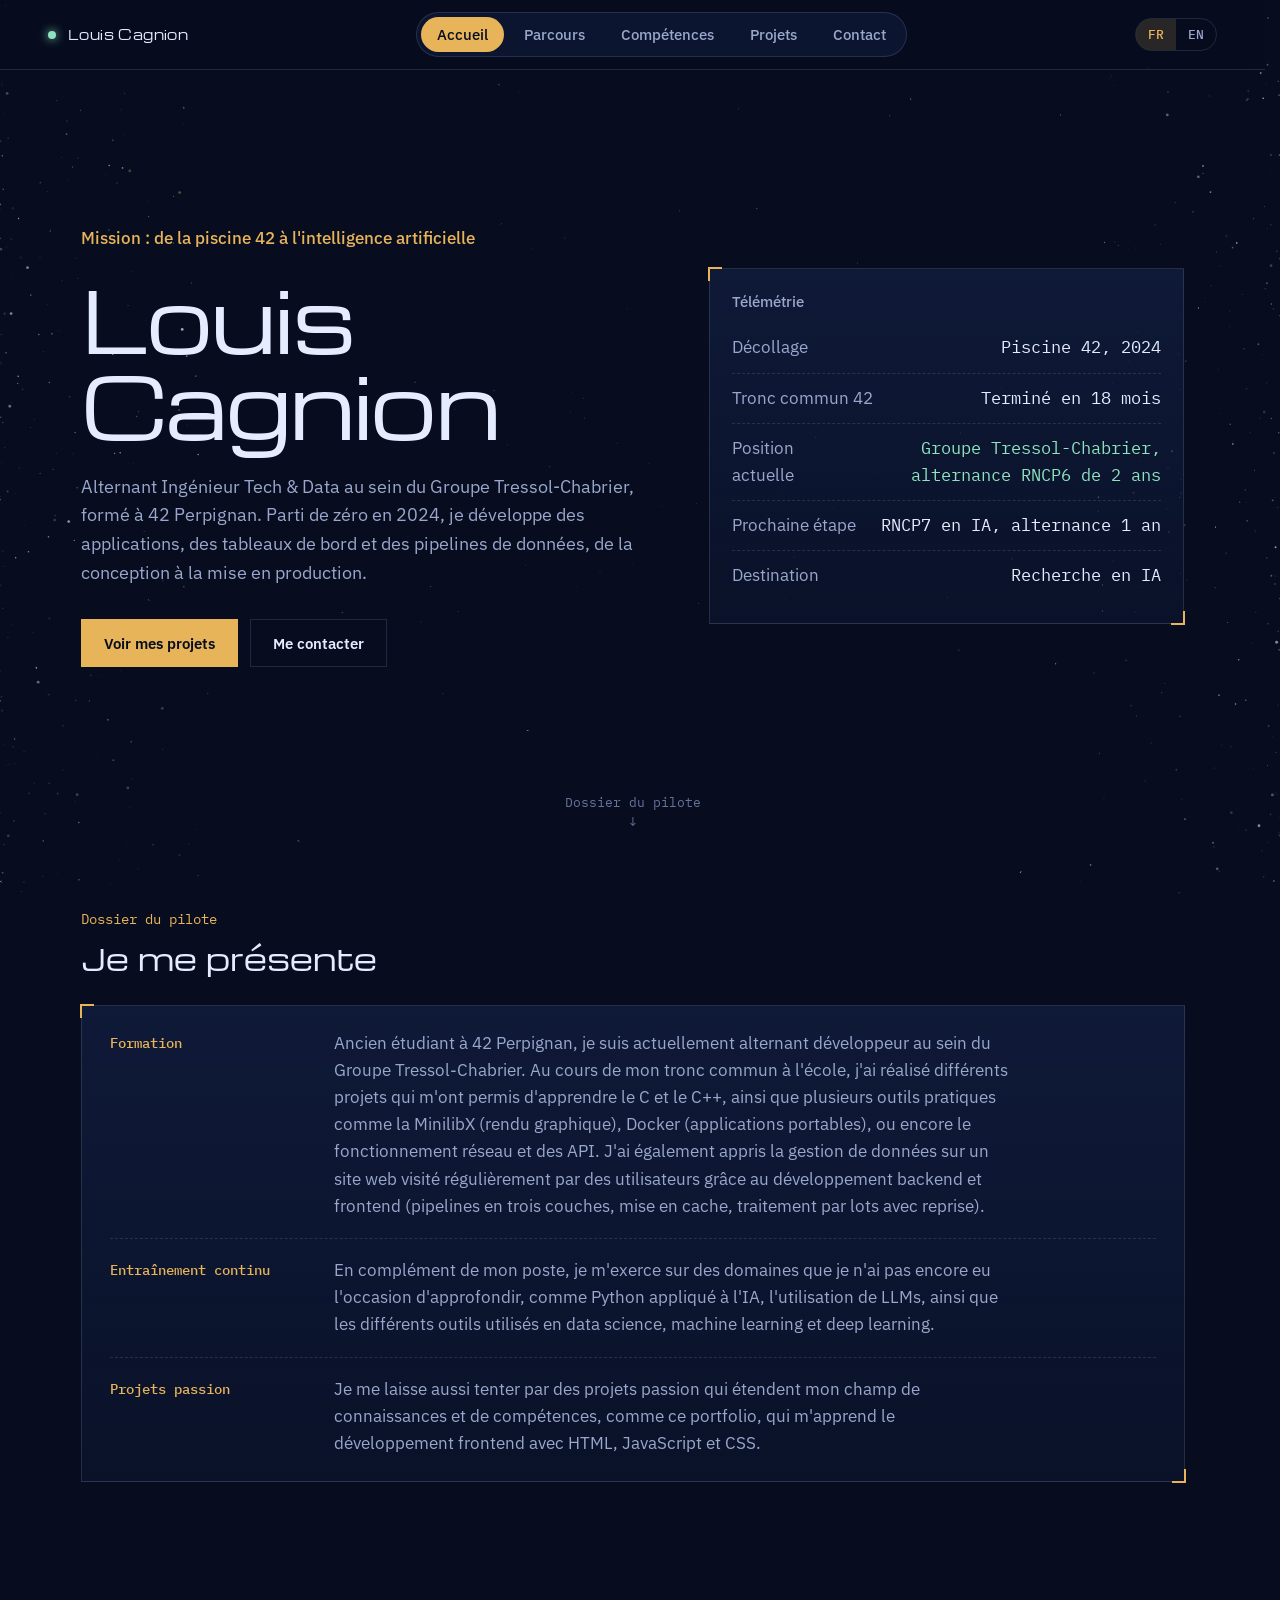
<file: index.html>
<!DOCTYPE html>
<html lang="fr">
<head>
    <meta charset="UTF-8">
    <meta name="viewport" content="width=device-width, initial-scale=1.0">
    <title>Louis Cagnion Portfolio</title>
    <meta name="description" content="Portfolio de Louis Cagnion, développeur au Groupe Tressol-Chabrier formé à 42 Perpignan : parcours, compétences, projets et contact.">
    <link rel="icon" href="assets/favicon.svg" type="image/svg+xml">
    <link rel="preconnect" href="https://fonts.googleapis.com">
    <link rel="preconnect" href="https://fonts.gstatic.com" crossorigin>
    <link rel="stylesheet"
        href="https://fonts.googleapis.com/css2?family=Michroma&family=IBM+Plex+Sans:wght@400;500;600&family=IBM+Plex+Mono:wght@400;500;600;700&display=swap">
    <link rel="stylesheet" href="css/tokens.css">
    <link rel="stylesheet" href="css/layout.css">
    <link rel="stylesheet" href="css/panel.css">
    <link rel="stylesheet" href="css/home.css">
    <link rel="stylesheet" href="css/journey.css">
    <link rel="stylesheet" href="css/projects.css">
    <link rel="stylesheet" href="css/skills.css">
    <link rel="stylesheet" href="css/contact.css">
</head>
<script src="js/boot-guard.js" defer></script>
<script type="module" src="js/main.js" defer></script>
<body>
    <canvas id="sky" aria-hidden="true"></canvas>
    <header class="bar">
        <a class="brand" href="#home" data-go="home">
            <i aria-hidden="true"></i>Louis Cagnion
        </a>
        <nav class="nav" aria-label="Sections"></nav>
        <div class="lang" role="group" aria-label="Langue">
            <button type="button" data-lang="fr" aria-pressed="true">FR</button>
            <button type="button" data-lang="en" aria-pressed="false">EN</button>
        </div>
    </header>
    <section class="status-screen" id="status" data-state="loading" role="status"
        aria-live="polite">
        <div class="status hud">
            <h2 id="status-title" tabindex="-1">Louis Cagnion</h2>
            <p id="status-message">Tentative de connexion avec le pilote…</p>
            <noscript>
                <p>
                    Ce portfolio a besoin de JavaScript pour s'afficher : active-le, puis
                    recharge la page.
                </p>
            </noscript>
            <div class="status-bar" aria-hidden="true"><i></i></div>
            <p class="status-hint" id="status-hint"></p>
            <div class="status-actions">
                <button type="button" class="btn primary" data-action="retry">
                    Réessayer
                </button>
                <button type="button" class="btn" data-action="switch-lang">
                    Essayer en anglais
                </button>
            </div>
        </div>
        <template data-lang="fr">
            <p data-key="loading">Tentative de connexion avec le pilote…</p>
            <p data-key="errors.title">
                Le centre de contrôle n'a pas pu établir la connexion avec le pilote
            </p>
            <p data-key="errors.network">
                L'intrication quantique devait être instantanée, mais quelqu'un a regardé le
                pilote et tout s'est effondré. Vérifie ta connexion, puis réessaie.
            </p>
            <p data-key="errors.timeout">
                L'ordinateur quantique a changé l'état d'un bit hors limites et le chargement
                tend maintenant vers l'infini. Réessaie dans un instant.
            </p>
            <p data-key="errors.http">
                Nos particules intriquées se sont emmêlées : le pilote a reçu un chat à la fois
                mort et vivant au lieu du site (code {status}).
            </p>
            <p data-key="errors.json">Qui est JSON ? (JSON illisible).</p>
            <p data-key="errors.schema">
                Le contenu est incomplet : le champ {path} est entré en collision avec son
                antimatière et a provoqué des explosions partout entre le vaisseau et le centre
                de contrôle.
            </p>
            <p data-key="errors.unexpected">
                L'intrication quantique a tenté de se faire avec les particules d'une autre
                ligne temporelle. Réessaie.
            </p>
            <p data-key="errors.boot">L'intrication quantique s'est rompue.</p>
            <p data-key="errors.retry">Réessayer</p>
            <p data-key="errors.langSwitch">Essayer en anglais</p>
            <p data-key="errors.langHint">
                Babel a restitué le texte dans une langue que notre univers ne peut pas
                comprendre.
            </p>
        </template>
        <template data-lang="en">
            <p data-key="loading">Attempting to connect with the pilot…</p>
            <p data-key="errors.title">
                Mission control could not establish the connection with the pilot
            </p>
            <p data-key="errors.network">
                Quantum entanglement was supposed to be instant, but someone looked at the
                pilot and everything collapsed. Check your connection, then try again.
            </p>
            <p data-key="errors.timeout">
                The quantum computer changed the state of an out-of-bounds bit and loading now
                tends toward infinity. Try again in a moment.
            </p>
            <p data-key="errors.http">
                Our entangled particles got tangled up: the pilot received a cat both dead and
                alive instead of the site (code {status}).
            </p>
            <p data-key="errors.json">Who is JSON? (unreadable JSON).</p>
            <p data-key="errors.schema">
                The content is incomplete: the field {path} collided with its antimatter and
                caused explosions everywhere between the ship and mission control.
            </p>
            <p data-key="errors.unexpected">
                Quantum entanglement tried to form with particles from another timeline.
                Try again.
            </p>
            <p data-key="errors.boot">Quantum entanglement has been broken.</p>
            <p data-key="errors.retry">Retry</p>
            <p data-key="errors.langSwitch">Try in French</p>
            <p data-key="errors.langHint">
                Babel returned the text in a language our universe cannot understand.
            </p>
        </template>
    </section>
    <main>
        <section class="view" id="home"></section>
        <section class="view" id="journey"></section>
        <section class="view" id="skills"></section>
        <section class="view" id="projects"></section>
        <section class="view" id="contact"></section>
    </main>
    <div class="flash" aria-hidden="true"></div>
    <nav class="tabbar" aria-label="Sections"></nav>
    <div class="sheet-bg" id="sheetBg" hidden></div>
    <div class="sheet" id="sheet" role="dialog" aria-modal="true" aria-labelledby="sTitle"
        hidden inert>
        <button type="button" class="close" id="close" aria-label="Fermer">&#215;</button>
        <span class="cat" id="sCat"></span>
        <h3 id="sTitle"></h3>
        <ul class="tags" id="sTags"></ul>
        <div class="body" id="sBody"></div>
    </div>
    <svg class="lens" width="0" height="0" aria-hidden="true" focusable="false">
        <filter id="fov" x="0" y="0" width="1" height="1" primitiveUnits="objectBoundingBox"
            color-interpolation-filters="sRGB">
            <feImage id="fovMap" x="0" y="0" width="1" height="1" preserveAspectRatio="none"
                result="map"/>
            <feDisplacementMap id="fovDisp" in="SourceGraphic" in2="map" scale="0"
                xChannelSelector="R" yChannelSelector="G"/>
        </filter>
    </svg>
</body>
</html>
</file>
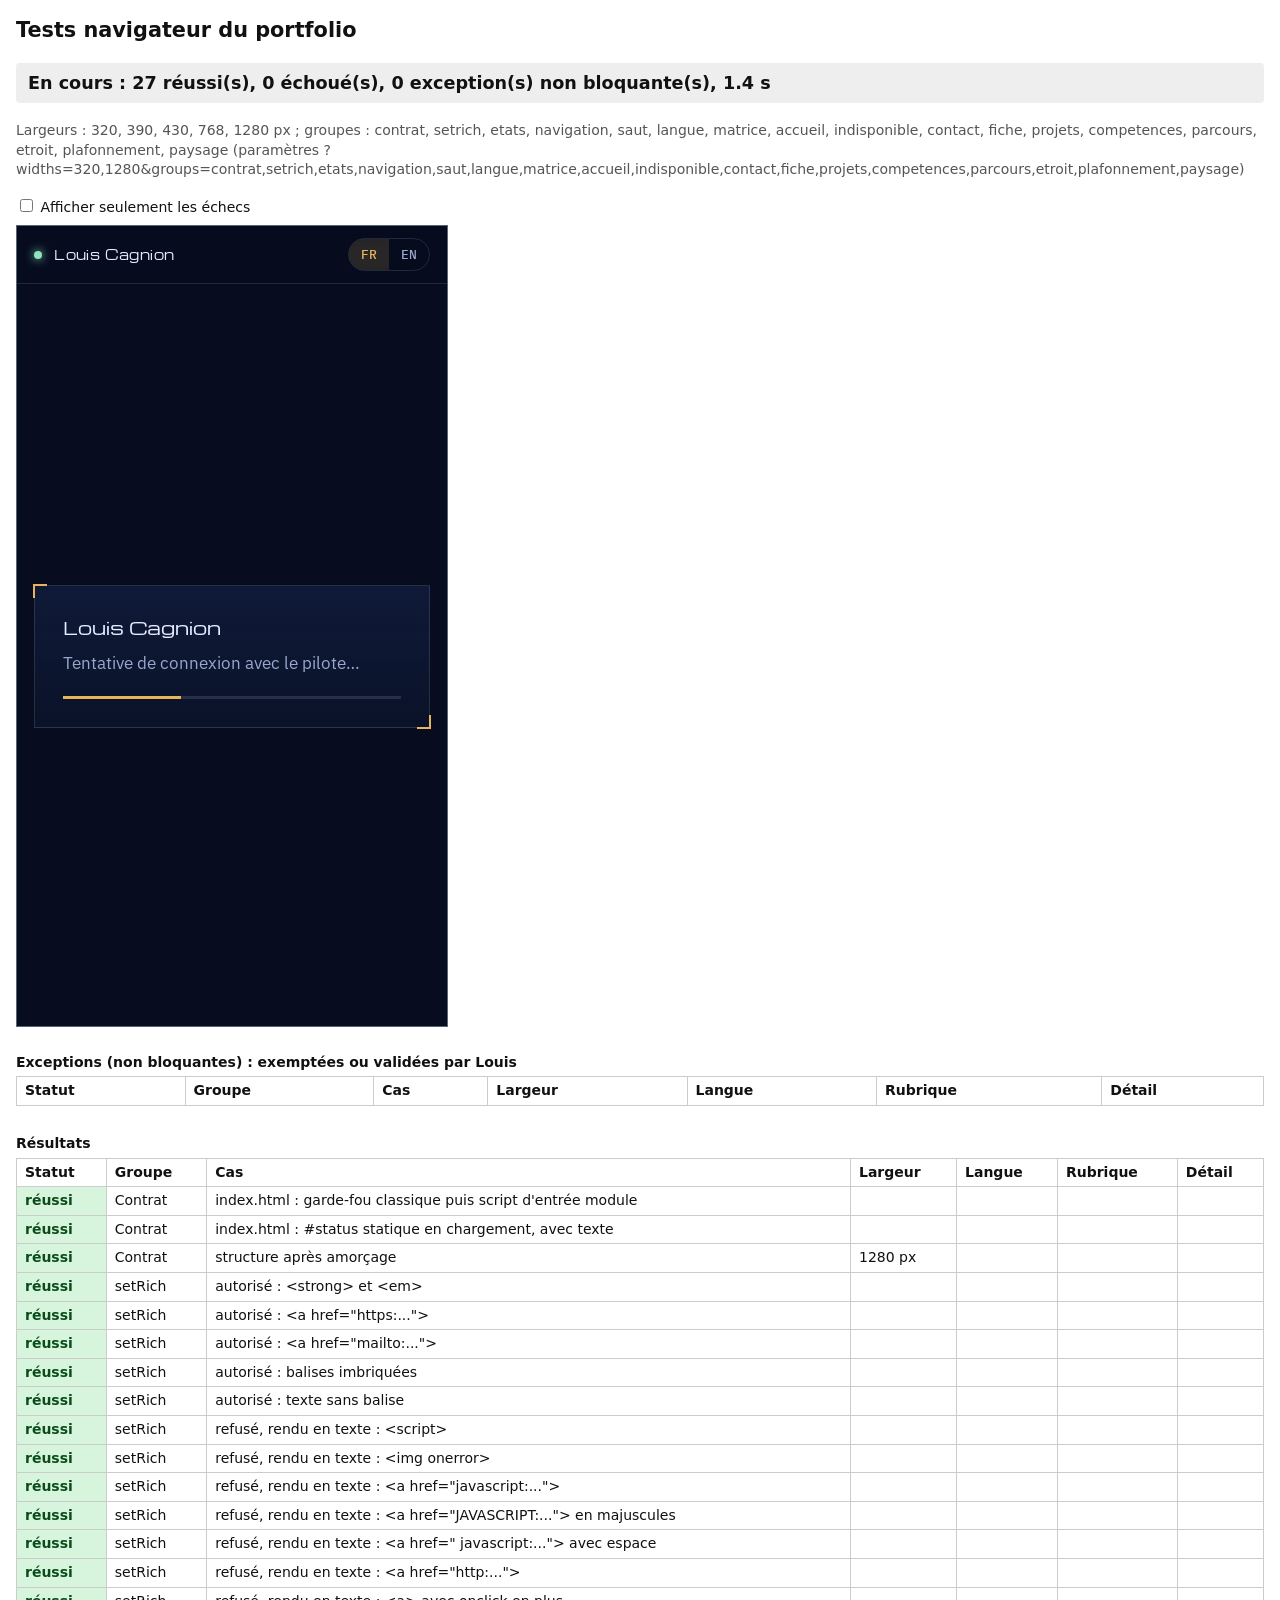
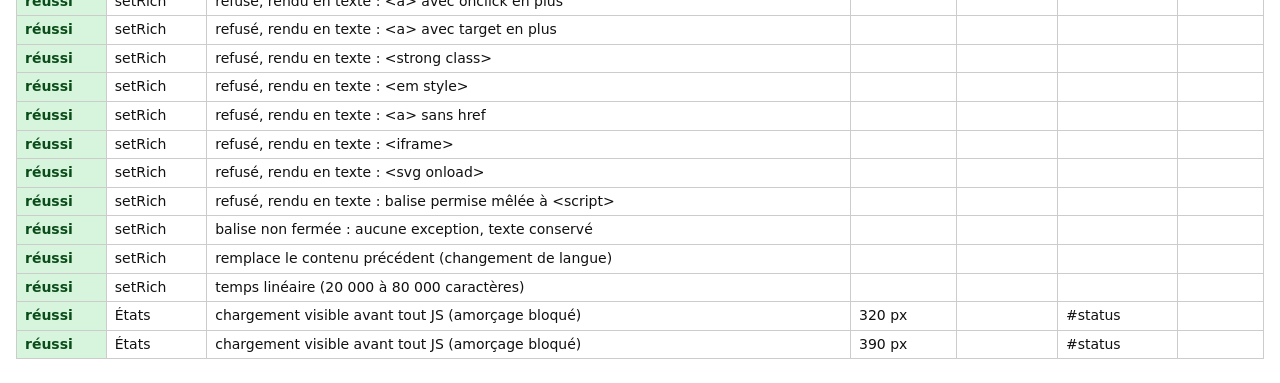
<file: tests/browser/index.html>
<!DOCTYPE html>
<html lang="fr">
<head>
    <meta charset="UTF-8">
    <meta name="viewport" content="width=device-width, initial-scale=1.0">
    <title>Tests navigateur du portfolio</title>
    <style>
        body {
            margin: 1rem;
            font: 14px/1.4 system-ui, sans-serif;
            color: #111;
            background: #fff;
        }

        h1 {
            font-size: 1.3rem;
            margin: 0 0 .5rem;
        }

        #summary {
            font-size: 1.1rem;
            font-weight: 600;
            padding: .5rem .75rem;
            border-radius: 4px;
            background: #eee;
        }

        #summary.pass {
            background: #d7f5dd;
            color: #0b4d1a;
        }

        #summary.fail {
            background: #fbd9d9;
            color: #7a0d0d;
        }

        #filters {
            color: #555;
            margin: .25rem 0 1rem;
        }

        label {
            display: inline-block;
            margin-bottom: .5rem;
        }

        table {
            border-collapse: collapse;
            width: 100%;
            margin-bottom: 1.5rem;
        }

        caption {
            text-align: left;
            font-weight: 600;
            padding: .25rem 0;
        }

        th,
        td {
            border: 1px solid #ccc;
            padding: .25rem .5rem;
            text-align: left;
            vertical-align: top;
        }

        tr.pass td:first-child {
            background: #d7f5dd;
            color: #0b4d1a;
            font-weight: 600;
        }

        tr.fail td:first-child {
            background: #fbd9d9;
            color: #7a0d0d;
            font-weight: 600;
        }

        tr.note td:first-child {
            background: #fff1c9;
            color: #6b4b00;
            font-weight: 600;
        }

        td.detail {
            font-family: ui-monospace, Consolas, monospace;
            font-size: 12px;
            white-space: pre-wrap;
            word-break: break-word;
        }

        body.only-failures #report tr.pass {
            display: none;
        }

        #stage {
            overflow: auto;
            margin-bottom: 1rem;
        }
    </style>
</head>
<script type="module" src="suite.js" defer></script>
<body>
    <h1>Tests navigateur du portfolio</h1>
    <p id="summary">Chargement de la suite…</p>
    <p id="filters"></p>
    <label><input type="checkbox" id="onlyFailures"> Afficher seulement les échecs</label>
    <div id="stage" aria-label="Site en cours de test"></div>
    <div id="exceptions"></div>
    <div id="report"></div>
</body>
</html>
</file>
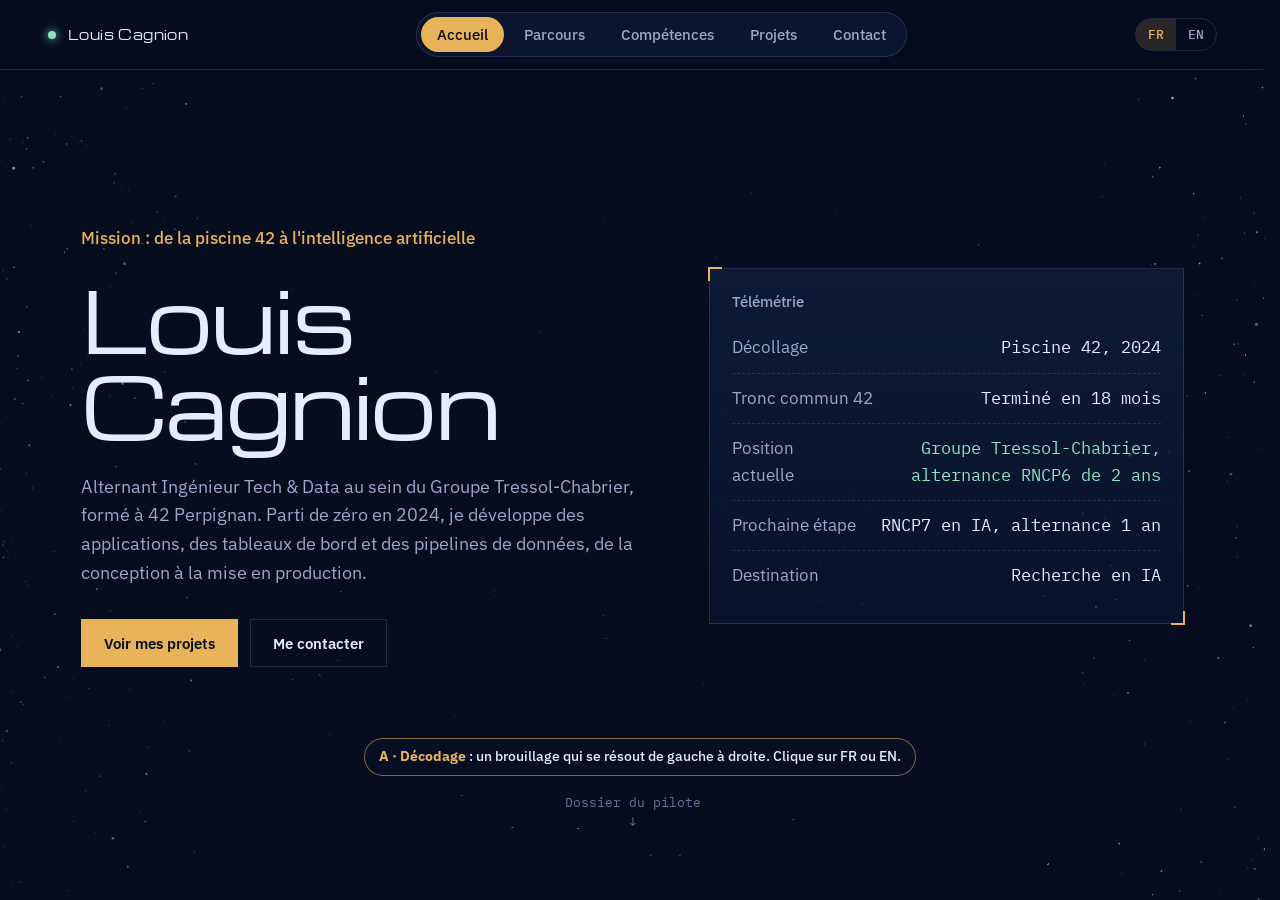
<file: docs/design/lang-switch/index.html>
<!doctype html>
<html lang="fr">
<head>
    <meta charset="utf-8">
    <meta name="viewport" content="width=device-width, initial-scale=1">
    <title>Changement de langue</title>
    <link rel="preconnect" href="https://fonts.googleapis.com">
    <link rel="preconnect" href="https://fonts.gstatic.com" crossorigin>
    <link rel="stylesheet"
        href="https://fonts.googleapis.com/css2?family=IBM+Plex+Sans:wght@500&display=swap">
    <link rel="stylesheet" href="../../../css/tokens.css">
    <style>
        html,
        body {
            margin: 0;
            height: 100%;
            background: var(--void);
        }

        iframe {
            display: block;
            width: 100%;
            height: 100%;
            border: 0;
        }

        .tag {
            position: fixed;
            left: 50%;
            bottom: 110px;
            transform: translateX(-50%);
            max-width: calc(100% - 32px);
            padding: 8px 14px;
            border: 1px solid var(--accent-edge);
            border-radius: var(--radius-pill);
            background: var(--label-bg);
            color: var(--text);
            font: 500 14px/1.4 var(--sans);
            text-align: center;
            pointer-events: none;
            transition: opacity 0.6s;
        }

        .tag b {
            color: var(--accent);
        }

        .tag.gone {
            opacity: 0;
        }
    </style>
    <script type="module">
        import { install } from './effects.js';

        const LABELS = {
            decode: ['A', 'Décodage', 'un brouillage qui se résout de gauche à droite'],
            type: ['B', 'Réécriture', "l'ancien texte s'efface, le nouveau se tape"],
            fade: ['C', 'Fondu enchaîné', "l'ancien s'estompe, le nouveau apparaît"],
            flap: ['D', 'Tableau à palettes', 'chaque lettre bascule vers la nouvelle'],
        };

        const name = new URLSearchParams(location.search).get('effect');
        const [letter, title, hint] = LABELS[name] ?? LABELS.decode;
        document.title = `${letter} · ${title}`;
        const tag = document.querySelector('.tag');
        tag.innerHTML = `<b>${letter} · ${title}</b> : ${hint}. Clique sur FR ou EN.`;
        setTimeout(() => tag.classList.add('gone'), 6000);
        const frame = document.querySelector('iframe');
        frame.addEventListener('load', () => install(frame.contentWindow, name in LABELS ? name : 'decode'));
        frame.src = '../../../index.html';
    </script>
</head>
<body>
    <iframe title="Portfolio"></iframe>
    <p class="tag"></p>
</body>
</html>
</file>
<file: css/tokens.css>
/*
Jetons de design du site : seule source des couleurs, polices, rayons, empilements, ombres,
courbes et durées des feuilles de style. Valeurs relevées dans la maquette validée ;
règles d'usage : docs/design-checklist.md, §1.
*/

:root {
  /* ───── Couleurs ───── */
  --void: #070d1f;
  --panel: #0f1a38;
  --line: rgba(220, 230, 255, 0.13);
  --text: #e6ecff;
  --dim: #9aa7cc;
  --faint: #66739c;
  --accent: #e8b45a;
  --accent-ink: #070d1f;
  --accent-soft: rgba(232, 180, 90, 0.15);
  --accent-hover: #f6d08f;
  --accent-edge: rgba(232, 180, 90, 0.55);
  --live: #8fe3bf;
  --star: 230, 236, 255;
  --scrim: rgba(0, 0, 0, 0.55);

  /* ───── Couleurs de décor ───── */
  --label-bg: rgba(9, 16, 38, 0.92);
  --orbit: rgba(220, 230, 255, 0.12);
  --link: rgba(230, 236, 255, 0.24);
  --link-sel: rgba(230, 236, 255, 0.35);
  --trail: #ffc56b;
  --groove: rgba(70, 45, 10, 0.35);
  --groove-lit: rgba(255, 235, 180, 0.85);
  --engrave: rgba(80, 52, 14, 0.75);
  --engrave-text: rgba(80, 52, 14, 0.85);
  --arc-ink: #3b2507;
  --arc-halo: rgba(255, 240, 200, 0.55);
  --lava: #ff7a2a;

  /* ───── Polices ───── */
  --display: "Michroma", system-ui, sans-serif;
  --sans: "IBM Plex Sans", system-ui, sans-serif;
  --mono: "IBM Plex Mono", ui-monospace, monospace;

  /* ───── Espacements et rayons (--bar-h : repli, remplacé par la hauteur mesurée) ───── */
  --gutter: clamp(16px, 4vw, 48px);
  --content-max: 1200px;
  --bar-h: 61px;
  --radius-pill: 999px;
  --radius-tabbar: 22px;
  --radius-tab: 16px;
  --radius-lang: 10px;
  --radius-label: 4px;

  /* ───── Empilement (--z-status : écran de chargement, entre le contenu et le saut) ───── */
  --z-sky: 0;
  --z-main: 1;
  --z-status: 2;
  --z-warp: 3;
  --z-flash: 4;
  --z-bar: 5;
  --z-tabbar: 6;
  --z-scrim: 20;
  --z-sheet: 21;

  /* ───── Ombres et flous ───── */
  --blur: 12px;
  --blur-strong: 14px;
  --shadow-disc: 0 20px 40px rgba(0, 0, 0, 0.6);
  --glow-disc: 0 0 18px rgba(232, 180, 90, 0.45);
  --glow-ship: 0 0 4px rgba(232, 180, 90, 0.6);
  --glow-stop: 0 0 6px rgba(232, 180, 90, 0.55);
  --glow-planet: 0 0 8px rgba(232, 180, 90, 0.8);
  --glow-sun: 0 0 10px rgba(232, 180, 90, 0.6);
  --glow-live: 0 0 10px var(--live);

  /* ───── Courbes et durées ───── */
  --ease-inout: cubic-bezier(.65, 0, .35, 1);
  --ease-out: cubic-bezier(.2, .8, .2, 1);
  --ease-in: cubic-bezier(.5, 0, .75, .4);
  --dur-fast: 0.2s;
  --dur: 0.3s;
  --dur-mid: 0.4s;
  --dur-slow: 0.5s;
  --dur-long: 0.6s;
  --dur-link: 0.25s;
  --dur-sheet: 0.45s;
  --dur-scrim: 0.35s;
  --dur-height: 0.7s;
  --dur-warp-in: 0.55s;
  --dur-warp-out: 0.45s;
  --dur-sweep: 1.4s;
  --dur-blink: 2.4s;
}
</file>
<file: css/layout.css>
/*
Mise en page commune : base, barre (marque, pilule, bascule de langue), rubriques, panneau HUD,
boutons, liens en ligne, écran de chargement et d'erreur, barre d'onglets du bas, ciel, flash
et saut en hyperespace.
Valeurs de la maquette validée (historique git, a49d2a5), variante Console comprise.
Points de rupture : BREAKPOINTS de js/core/dom.js.
*/

/* ───── Base ───── */
*,
*::before,
*::after {
  box-sizing: border-box;
}

html {
  scrollbar-gutter: stable;
  scroll-padding-top: calc(var(--bar-h) + 8px);
  scroll-padding-bottom: 88px;
}

body {
  margin: 0;
  background: var(--void);
  color: var(--text);
  font-family: var(--sans);
  font-size: 1.0625rem;
  line-height: 1.6;
}

:focus-visible {
  outline: 2px solid var(--accent);
  outline-offset: 3px;
}

h1 {
  font-family: var(--display);
  font-weight: 400;
  font-size: clamp(2.3rem, 6.6vw, 5.2rem);
  line-height: 1.04;
  letter-spacing: -0.01em;
  margin: 0 0 26px;
}

h2 {
  font-family: var(--display);
  font-weight: 400;
  font-size: clamp(1.3rem, 3vw, 1.9rem);
  margin: 56px 0 8px;
  overflow-wrap: break-word;
}

/* ───── Barre du haut ───── */
.bar {
  position: sticky;
  top: 0;
  z-index: var(--z-bar);
  display: flex;
  align-items: center;
  justify-content: space-between;
  gap: 24px;
  padding: 12px var(--gutter);
  background: color-mix(in srgb, var(--void) 82%, transparent);
  backdrop-filter: blur(var(--blur));
  -webkit-backdrop-filter: blur(var(--blur));
  border-bottom: 1px solid var(--line);
}

.brand {
  display: flex;
  align-items: center;
  gap: 12px;
  font-family: var(--display);
  font-size: 0.82rem;
  color: var(--text);
  text-decoration: none;
  letter-spacing: 0.03em;
  min-width: 0; /* le nom se coupe sur deux lignes quand la place manque */
}

.brand i {
  flex-shrink: 0; /* le point reste rond */
  width: 8px;
  height: 8px;
  border-radius: 50%;
  background: var(--live);
  box-shadow: var(--glow-live);
  animation: blink var(--dur-blink) infinite;
}

@keyframes blink {
  50% {
    opacity: 0.35;
  }
}

/* Pilule : la pastille .pill glisse sous l'onglet actif (mesuré par js/ui/nav.js). */
.nav {
  position: relative;
  display: flex;
  gap: 4px;
  padding: 4px;
  border: 1px solid var(--line);
  border-radius: var(--radius-pill);
  background: color-mix(in srgb, var(--panel) 70%, transparent);
}

.nav button {
  position: relative;
  z-index: 1;
  border: 0;
  background: none;
  color: var(--dim);
  font: 500 0.92rem var(--sans);
  padding: 8px 16px;
  border-radius: var(--radius-pill);
  cursor: pointer;
  transition: color var(--dur);
}

@media (hover: hover) {
  .nav button:hover {
    color: var(--text);
  }
}

.nav button[aria-current="page"] {
  color: var(--accent-ink);
}

.nav .pill {
  position: absolute;
  top: 4px;
  bottom: 4px;
  border-radius: var(--radius-pill);
  background: var(--accent);
  transition: left var(--dur-slow) var(--ease-inout), width var(--dur-slow) var(--ease-inout);
}

.lang {
  display: flex;
  flex-shrink: 0;
  border: 1px solid var(--line);
  border-radius: var(--radius-pill);
  overflow: hidden;
}

.lang button {
  border: 0;
  background: none;
  color: var(--dim);
  font: 500 0.8rem var(--mono);
  padding: 7px 12px;
  cursor: pointer;
  transition: color var(--dur);
}

/* Le groupe rogne son contenu (overflow: hidden) : l'anneau de focus passe à l'intérieur. */
.lang button:focus-visible {
  outline-offset: -3px;
}

@media (hover: hover) {
  .lang button:hover {
    color: var(--text);
  }
}

.lang button[aria-pressed="true"] {
  background: var(--accent-soft);
  color: var(--accent);
}

/* ───── Rubriques ───── */
main {
  position: relative;
  z-index: var(--z-main);
  max-width: var(--content-max);
  margin: 0 auto;
  padding: 0 var(--gutter) 120px;
}

.view {
  display: none;
}

/* flow-root : la marge haute du premier enfant ne fusionne plus avec celle de la rubrique,
elle reste la même au repos et pendant le saut (rubrique en position: absolute). */
.view.on {
  display: flow-root;
}

.lede {
  color: var(--dim);
  margin: 0 0 28px;
  max-width: 60ch;
}

.body,
.lede {
  overflow-wrap: anywhere;
}

.body strong {
  color: var(--text);
  font-weight: 600;
}

.body a,
.lede a,
.devpedia a {
  color: var(--accent);
  text-decoration: none;
  background: linear-gradient(currentColor, currentColor) 0 100% / 100% 1px no-repeat;
  padding-bottom: 1px;
  transition: background-size var(--dur-link), color var(--dur-fast);
}

.body a:focus-visible,
.lede a:focus-visible,
.devpedia a:focus-visible {
  background-size: 100% 2px;
  color: var(--accent-hover);
}

@media (hover: hover) {
  .body a:hover,
  .lede a:hover,
  .devpedia a:hover {
    background-size: 100% 2px;
    color: var(--accent-hover);
  }
}

/* ───── Panneau HUD : deux coins or, en haut à gauche et en bas à droite ───── */
.hud {
  position: relative;
  border: 1px solid var(--line);
  background: linear-gradient(var(--panel), color-mix(in srgb, var(--panel) 40%, transparent));
}

.hud::before,
.hud::after {
  content: "";
  position: absolute;
  width: 14px;
  height: 14px;
  border: 2px solid var(--accent);
  pointer-events: none;
}

.hud::before {
  top: -2px;
  left: -2px;
  border-right: 0;
  border-bottom: 0;
}

.hud::after {
  bottom: -2px;
  right: -2px;
  border-left: 0;
  border-top: 0;
}

/* ───── Boutons ───── */
.btn {
  padding: 13px 22px;
  font: 600 0.95rem var(--sans);
  border: 1px solid var(--line);
  color: var(--text);
  background: none;
  cursor: pointer;
  transition: border-color var(--dur-fast), transform var(--dur-fast);
  overflow-wrap: break-word;
}

.btn.primary {
  background: var(--accent);
  border-color: var(--accent);
  color: var(--accent-ink);
}

@media (hover: hover) {
  .btn:hover {
    transform: translateY(-2px);
  }

  .btn:not(.primary):hover {
    border-color: var(--accent);
  }
}

.btn:active {
  transform: translateY(0);
}

.btn:not(.primary):active {
  border-color: var(--accent);
}

/* ───── Chargement et erreur (#status) : visible avant le JS, masqué une fois prêt ───── */
.status-screen {
  position: fixed;
  inset: var(--bar-h) 0 0;
  z-index: var(--z-status);
  display: grid;
  place-items: center;
  padding: 24px 0;
  overflow-y: auto;
  background: var(--void);
}

.status-screen[data-state="ready"] {
  display: none;
}

body:has(> .status-screen:not([data-state="ready"])) :is(.nav, .tabbar) {
  visibility: hidden;
}

.status {
  width: min(34rem, 100% - 2 * var(--gutter));
  padding: 28px;
}

.status :is(h2, h3) {
  font: 400 1.15rem var(--display);
  margin: 0 0 10px;
  overflow-wrap: break-word;
}

.status p {
  color: var(--dim);
  margin: 0;
  overflow-wrap: anywhere;
}

.status code {
  font-family: var(--mono);
  color: var(--text);
}

.status-bar {
  position: relative;
  height: 3px;
  margin-top: 18px;
  overflow: hidden;
  background: var(--line);
}

.status-bar i {
  position: absolute;
  inset: 0;
  width: 35%;
  background: var(--accent);
  animation: sweep var(--dur-sweep) var(--ease-inout) infinite;
}

[data-state="error"] .status-bar i {
  width: 100%;
  animation: none;
  background: repeating-linear-gradient(90deg, var(--accent) 0 14px, transparent 14px 22px);
  opacity: 0.55;
}

@keyframes sweep {
  from {
    transform: translateX(-100%);
  }

  to {
    transform: translateX(290%);
  }
}

.status-actions {
  display: flex;
  flex-wrap: wrap;
  gap: 12px;
  margin-top: 22px;
}

[data-state="loading"] .status-actions {
  display: none;
}

.status-actions .btn {
  min-height: 44px;
  padding-top: 11px;
  padding-bottom: 11px;
}

/* Indice d'erreur (#status-hint) : sous la barre, au-dessus des boutons. Qualifié par .status
pour dépasser « .status p » (margin: 0) ; la couleur reste celle de « .status p ». */
.status .status-hint {
  margin: 28px 0 0;
  font-size: 0.92rem;
  opacity: 0.85;
}

[data-state="loading"] .status-hint {
  display: none;
}

.status-hint + .status-actions {
  margin-top: 14px;
}

/* Panneau « contenu indisponible » d'une rubrique : à 32 px du chapeau (sa marge haute
l'emporte sur celle du chapeau) et jamais plus large que la colonne. */
.view .status {
  width: min(34rem, 100%);
  margin: 32px 0 0;
}

/* Sans JavaScript : seul le message du <noscript> reste ; la bascule, inerte, disparaît. */
@media (scripting: none) {
  #status-message,
  .status-bar,
  .lang {
    display: none;
  }
}

/* ───── Barre d'onglets du bas (880 px et moins, à la place de la pilule) ───── */
.tabbar {
  display: none;
}

@media (max-width: 55em) {
  .nav {
    display: none;
  }

  .tabbar {
    display: grid;
    grid-template-columns: repeat(5, 1fr);
    position: fixed;
    left: 10px;
    right: 10px;
    bottom: 10px;
    z-index: var(--z-tabbar);
    padding: 6px;
    border-radius: var(--radius-tabbar);
    border: 1px solid var(--line);
    background: color-mix(in srgb, var(--panel) 90%, transparent);
    backdrop-filter: blur(var(--blur-strong));
    -webkit-backdrop-filter: blur(var(--blur-strong));
  }

  .tabbar button {
    display: grid;
    justify-items: center;
    gap: 2px;
    border: 0;
    background: none;
    color: var(--dim);
    font: 500 0.68rem var(--sans);
    padding: 6px 0;
    border-radius: var(--radius-tab);
    cursor: pointer;
    transition: color var(--dur);
  }

  .tabbar svg {
    width: 20px;
    height: 20px;
  }

  .tabbar button[aria-current="page"] {
    color: var(--accent);
    background: var(--accent-soft);
  }

  /* Anneau à l'intérieur : les libellés touchent le bord de leur case jusqu'à 430 px. */
  .tabbar button:focus-visible {
    outline-offset: -3px;
  }
}

@media (max-width: 55em) and (hover: hover) {
  .tabbar button:not([aria-current="page"]):hover {
    color: var(--text);
  }
}

/* Sous 16.25em (260 px, 780 px à 300 %) : FR/EN en colonne, onglets en icônes seules, un seul
mis en avant (focalisé, sinon courant ; survolé si l'appareil survole), à la largeur --lead-w
et à la police --label-size de js/ui/nav.js ; les autres cases se partagent le reste. */
@media (max-width: 16.25em) {
  .lang {
    flex-direction: column;
    border-radius: var(--radius-lang);
  }

  .lang button {
    padding: 5px 10px;
  }

  .tabbar {
    display: flex;
  }

  .tabbar button {
    flex: 1 1 0px;
    grid-template-columns: minmax(0, 1fr);
    align-content: center;
    min-width: 0;
    min-height: 50px;
    overflow: hidden;
    container-type: inline-size;
    transition: flex var(--dur) var(--ease-out), color var(--dur), background var(--dur);
  }

  .tabbar svg {
    width: min(1.25rem, 100cqi - 4px);
    height: auto;
    aspect-ratio: 1;
  }

  .tabbar span {
    max-width: 100%;
    overflow: hidden;
    white-space: nowrap;
    font-size: var(--label-size, 1em);
    opacity: 0;
    transition: opacity var(--dur);
  }

  .tabbar button:focus-visible,
  .tabbar:not(:has(button:focus-visible)) button[aria-current="page"] {
    flex: 0 0 var(--lead-w, auto);
  }

  .tabbar button:focus-visible span,
  .tabbar:not(:has(button:focus-visible)) button[aria-current="page"] span {
    opacity: 1;
  }
}

/* Appareil qui survole : l'onglet survolé prend la mise en avant, les autres la perdent. */
@media (max-width: 16.25em) and (hover: hover) {
  .tabbar:has(button:hover) button:not(:hover) {
    flex: 1 1 0px;
  }

  .tabbar:has(button:hover) button:not(:hover) span {
    opacity: 0;
  }

  .tabbar button:hover {
    flex: 0 0 var(--lead-w, auto);
  }

  .tabbar button:hover span {
    opacity: 1;
  }
}

/* ───── Ciel (js/ui/starfield.js) et flash du saut ───── */
#sky {
  position: fixed;
  inset: 0;
  z-index: var(--z-sky);
  width: 100%;
  height: 100%;
}

.flash {
  position: fixed;
  inset: 0;
  z-index: var(--z-flash);
  pointer-events: none;
  opacity: 0;
  background: radial-gradient(circle, rgba(var(--star), 0.22), transparent 60%);
  transition: opacity var(--dur);
}

.flash.on {
  opacity: 1;
}

.lens {
  position: absolute;
}

/* ───── Saut en hyperespace (js/core/router.js) : main devient une scène fixe, courbée par
#fov ; les deux rubriques y gardent leur place à l'écran (--warp-* mesurées) ───── */
html[data-warp] main {
  position: fixed;
  inset: 0;
  z-index: var(--z-warp);
  max-width: none;
  margin: 0;
  padding: 0;
  overflow: hidden;
  pointer-events: none;
  filter: url(#fov);
}

html[data-warp] main > .view.on {
  --top: var(--bar-h);
  position: absolute;
  top: var(--top);
  left: var(--warp-left);
  width: var(--warp-width);
  transform-origin: calc(var(--warp-cx) - var(--warp-left)) calc(var(--warp-cy) - var(--top));
}

html[data-warp] main > .view.leave {
  --top: var(--warp-top);
}

/* Saut avant : la rubrique de départ passe devant, celle d'arrivée grandit depuis le fond. */
html[data-warp="forward"] .view.leave {
  z-index: 2;
  animation: warp-out-forward var(--dur-warp-out) var(--ease-in) both;
}

html[data-warp="forward"] .view.enter {
  z-index: 1;
  animation: warp-in-forward var(--dur-warp-in) var(--ease-out) var(--dur-warp-out) both;
}

/* Saut arrière : la rubrique de départ recule, celle d'arrivée arrive de devant. */
html[data-warp="backward"] .view.leave {
  z-index: 1;
  animation: warp-out-backward var(--dur-warp-out) var(--ease-in) both;
}

html[data-warp="backward"] .view.enter {
  z-index: 2;
  animation: warp-in-backward var(--dur-warp-in) var(--ease-out) var(--dur-warp-out) both;
}

@keyframes warp-out-forward {
  to {
    opacity: 0;
    transform: scale(1.7);
  }
}

@keyframes warp-in-forward {
  from {
    opacity: 0;
    transform: scale(0.55);
  }
}

@keyframes warp-out-backward {
  to {
    opacity: 0;
    transform: scale(0.55);
  }
}

@keyframes warp-in-backward {
  from {
    opacity: 0;
    transform: scale(1.7);
  }
}

/* ───── Mouvement réduit : ni boucle décorative ni transition ───── */
@media (prefers-reduced-motion: reduce) {
  *,
  *::before,
  *::after {
    animation: none !important;
    transition: none !important;
  }
}
</file>
<file: css/panel.css>
/*
Règles de panneau partagées : flèches (fiche et scène du Parcours, fiche des compétences),
bouton retour et titre d'en-tête (Projets, Compétences), rotations des corps célestes.
Chargée après css/layout.css et avant les feuilles de rubrique, qui gardent la priorité.
*/

/* ───── Flèches ───── */
.arrows {
  display: flex;
  gap: 8px;
  flex: none;
}

:is(.arrows, .stage-arrows) button {
  width: 44px;
  height: 44px;
  border: 1px solid var(--line);
  background: color-mix(in srgb, var(--void) 60%, transparent);
  color: var(--text);
  font-size: 1.05rem;
  cursor: pointer;
}

@media (hover: hover) {
  :is(.arrows, .stage-arrows) button:hover:not(:disabled) {
    border-color: var(--accent);
  }
}

:is(.arrows, .stage-arrows) button:disabled {
  opacity: 0.3;
  cursor: default;
}

/* ───── Bouton retour et titre ───── */
.back {
  display: inline-flex;
  align-items: center;
  gap: 8px;
  border: 1px solid var(--line);
  background: none;
  color: var(--text);
  font: 500 0.9rem var(--sans);
  padding: 8px 14px;
  cursor: pointer;
}

.back:hover,
.back:focus-visible {
  border-color: var(--accent);
}

.ctitle {
  font-family: var(--display);
  font-size: 1.05rem;
  margin: 0;
}

/* ───── Corps célestes ───── */
@keyframes body-spin {
  to {
    transform: rotate(360deg);
  }
}

@keyframes body-drift {
  50% {
    transform: rotate(8deg) scale(1.06);
    opacity: 0.85;
  }
}
</file>
<file: css/home.css>
/*
Accueil : mission, nom, accroche, appels, télémétrie, repère du dossier et dossier du pilote.
Valeurs de la maquette validée (historique git, a49d2a5).
Les titres, .btn et .hud viennent de css/layout.css. Chargée après lui par index.html.
*/

/* ───── Accueil : deux colonnes, une seule à 880 px et moins ───── */
.hero {
  display: grid;
  grid-template-columns: minmax(0, 1.1fr) minmax(0, 0.9fr);
  gap: 48px;
  align-items: center;
  min-height: calc(100vh - 180px);
  padding-top: 32px;
}

@media (max-width: 55em) {
  .hero {
    grid-template-columns: minmax(0, 1fr);
    min-height: auto;
    gap: 32px;
  }
}

.mission {
  color: var(--accent);
  font-weight: 500;
  margin: 0 0 22px;
  overflow-wrap: anywhere;
}

.hero h1 {
  overflow-wrap: anywhere;
}

.pitch {
  max-width: 33em;
  color: var(--dim);
  font-size: 1.12rem;
  margin: 0 0 32px;
  overflow-wrap: anywhere;
}

.ctas {
  display: flex;
  flex-wrap: wrap;
  gap: 12px;
}

/* ───── Télémétrie ───── */
.telemetry {
  padding: 22px;
}

.telemetry h3 {
  font: 500 0.95rem var(--sans);
  color: var(--dim);
  margin: 0 0 12px;
  overflow-wrap: anywhere;
}

.rows {
  margin: 0;
}

.rows div {
  display: flex;
  justify-content: space-between;
  gap: 16px;
  padding: 11px 0;
  border-bottom: 1px dashed var(--line);
}

.rows div:last-child {
  border-bottom: 0;
}

.rows dt {
  color: var(--dim);
  max-width: 50%;
  overflow-wrap: break-word;
}

.rows dd {
  min-width: 0;
  margin: 0;
  font-family: var(--mono);
  text-align: right;
  overflow-wrap: anywhere;
}

.rows dd.live {
  color: var(--live);
}

/* ───── Repère : invite à défiler, s'efface quand le dossier est à l'écran ───── */
.cue {
  display: flex;
  flex-direction: column;
  align-items: center;
  gap: 2px;
  width: max-content;
  max-width: 100%;
  margin: 4px auto 0;
  text-align: center;
  overflow-wrap: anywhere;
  color: var(--faint);
  font: 400 0.8rem var(--mono);
  text-decoration: none;
  transition: color var(--dur-fast), opacity 0.4s, visibility 0s;
}

.cue.gone {
  opacity: 0;
  visibility: hidden;
  transition: opacity 0.4s, visibility 0s 0.4s;
}

.cue span {
  animation: cue 2s ease-in-out infinite;
}

@keyframes cue {
  50% {
    transform: translateY(4px);
  }
}

@media (hover: hover) {
  .cue:hover {
    color: var(--accent);
  }
}

.cue:focus-visible {
  color: var(--accent);
}

/* ───── Dossier du pilote : intitulé à gauche, texte à droite (une colonne à 700 px) ───── */
.kicker {
  font: 400 0.85rem var(--mono);
  color: var(--accent);
  margin: 80px 0 0;
  overflow-wrap: anywhere;
}

.dossier h2 {
  margin: 6px 0 22px;
  overflow-wrap: anywhere;
}

.dossier-body {
  margin: 0;
  padding: 6px 28px;
}

.dossier-body div {
  display: grid;
  grid-template-columns: 200px minmax(0, 1fr);
  gap: 24px;
  padding: 18px 0;
  border-bottom: 1px dashed var(--line);
}

.dossier-body div:last-child {
  border-bottom: 0;
}

.dossier-body dt {
  font: 500 0.85rem var(--mono);
  color: var(--accent);
  padding-top: 4px;
  overflow-wrap: anywhere;
}

.dossier-body dd {
  margin: 0;
  color: var(--dim);
  max-width: 68ch;
}

.dossier-body .body {
  margin: 0;
}

@media (max-width: 43.75em) {
  .dossier-body {
    padding: 4px 18px;
  }

  .dossier-body div {
    grid-template-columns: minmax(0, 1fr);
    gap: 4px;
  }
}
</file>
<file: css/journey.css>
/*
Parcours : scène du trajet (tracé, escales, vaisseau), fiche de l'escale et flèches.
Valeurs de la maquette validée (historique git, a49d2a5). Les
règles de fiche (.detail, .when, .count) sont limitées à #journey ; flèches et rotations des
corps sont dans css/panel.css. Chargée après css/layout.css par index.html.
*/

/* ───── Fiche de l'escale ───── */
#journey .detail {
  margin-top: 28px;
  padding: 26px 28px;
}

#journey .detail header {
  display: flex;
  justify-content: space-between;
  align-items: flex-start;
  gap: 16px;
}

#journey .detail header > div:first-child {
  min-width: 0;
}

#journey .detail h3 {
  font-family: var(--display);
  font-weight: 400;
  font-size: 1.1rem;
  margin: 0 0 4px;
  line-height: 1.4;
  overflow-wrap: break-word;
}

#journey .when {
  font-family: var(--mono);
  color: var(--accent);
  font-size: 0.9rem;
  overflow-wrap: break-word;
}

#journey .count {
  font-family: var(--mono);
  color: var(--faint);
  font-size: 0.8rem;
  /* L'espace du DOM, mesurée à 4,02 px dans la police du corps, complète l'écart de 10 px
  de la maquette. */
  margin-left: 6px;
}

#journey .detail .body {
  color: var(--dim);
}

/* ───── Scène : tracé pointillé, part parcourue en or ───── */
.jstage {
  position: relative;
}

.traj {
  display: block;
  width: 100%;
  height: auto;
  overflow: visible;
}

.traj .track {
  fill: none;
  stroke: var(--line);
  stroke-width: 2;
  stroke-dasharray: 5 8;
}

.traj .done {
  fill: none;
  stroke: var(--accent);
  stroke-width: 2.5;
}

/* ───── Escales ───── */
.traj .wp {
  cursor: pointer;
}

/* Anneau net sur la zone cliquable à la place du contour
   (checklist §2 Focus visible, outline). */
.traj .wp:focus {
  outline: none;
}

.traj .hit {
  fill: transparent;
}

.traj .wp:focus-visible .hit {
  stroke: var(--accent);
  stroke-width: 2px;
  vector-effect: non-scaling-stroke;
}

.traj .stop {
  transition: opacity 0.4s, filter var(--dur);
}

.traj .wp.future .stop {
  opacity: 0.65;
}

.traj .wp.dest .stop {
  opacity: 1;
}

.traj .wp.sel .stop,
.traj .wp:focus-visible .stop {
  filter: brightness(1.25) drop-shadow(var(--glow-stop));
}

@media (hover: hover) {
  .traj .wp:hover .stop {
    filter: brightness(1.25) drop-shadow(var(--glow-stop));
  }
}

.traj .wp text {
  fill: var(--dim);
  font: 500 14px var(--sans);
  transition: opacity var(--dur);
  -webkit-user-select: none;
  user-select: none;
}

.traj .wp text.y {
  fill: var(--faint);
  font: 400 12px var(--mono);
}

.traj .wp.sel text:not(.y) {
  fill: var(--text);
}

.traj .pulse {
  fill: none;
  stroke: var(--live);
  stroke-width: 2;
  animation: stop-pulse 2s infinite;
  transform-box: fill-box;
  transform-origin: center;
}

@keyframes stop-pulse {
  from {
    transform: scale(1);
    opacity: 0.9;
  }

  to {
    transform: scale(3);
    opacity: 0;
  }
}

.traj .b-spin {
  animation: body-spin 60s linear infinite;
}

.traj .b-drift {
  transform-box: fill-box;
  transform-origin: center;
  animation: body-drift 9s ease-in-out infinite;
}

/* ───── Vaisseau et traînée ───── */
/* Le vaisseau à quai ne doit pas capter les clics de l'escale actuelle. */
.ship-g,
.trail {
  pointer-events: none;
}

.trail circle {
  fill: var(--trail);
}

.ship-g {
  filter: drop-shadow(var(--glow-ship));
}

.ship-g .flame {
  opacity: 0.35;
  transform-box: fill-box;
  transform-origin: 100% 50%;
  transition: opacity var(--dur);
}

.ship-g.thrust .flame {
  opacity: 1;
  animation: ship-flame 0.14s steps(2, end) infinite;
}

@keyframes ship-flame {
  50% {
    transform: scaleX(1.4);
  }
}

.ship-g .hull {
  animation: ship-bob 3.2s ease-in-out infinite;
}

@keyframes ship-bob {
  50% {
    transform: translateY(-1.2px);
  }
}

/* Titre et flèches de la scène : téléphone seulement. */
.jtitle,
.stage-arrows {
  display: none;
}

@media (max-width: 55em) {
  #journey .detail {
    padding: 22px 18px;
  }
}

/* ───── 700 px et moins : caméra sur une courbe verticale, scène collante ───── */
@media (max-width: 43.75em) {
  .jstage {
    position: sticky;
    top: var(--bar-h);
    height: 58svh;
    overflow: hidden;
  }

  .jstage .traj {
    position: absolute;
    inset: 0;
    height: 100%;
  }

  .traj.vertical .track {
    stroke-width: calc(3px * var(--u, 1));
  }

  .traj.vertical .done {
    stroke-width: calc(3.5px * var(--u, 1));
  }

  .traj.vertical .wp text {
    font-size: calc(15px * var(--u, 1));
    font-weight: 600;
  }

  .traj.vertical .wp text.y {
    font-size: calc(12.5px * var(--u, 1));
    font-weight: 400;
  }

  .traj.vertical .wp.sel text {
    opacity: 0;
  }

  /* Centré à 36 % de la scène, sans passer au-dessus de son bord haut (-0.36 * 58svh) :
  un titre long déborde alors vers le bas. */
  .jtitle {
    --lift: max(-50%, calc(-0.36 * 58svh));
    display: block;
    position: absolute;
    left: 112px;
    right: 62px;
    top: 36%;
    transform: translateY(var(--lift));
    pointer-events: none;
    overflow-wrap: anywhere;
    transition: opacity var(--dur), transform var(--dur);
  }

  .jtitle.out {
    opacity: 0;
    transform: translateY(calc(var(--lift) + 12px));
  }

  .jtitle b {
    display: block;
    font-family: var(--display);
    font-weight: 400;
    font-size: clamp(1.1rem, 6vw, 1.5rem);
    line-height: 1.3;
  }

  .jtitle span {
    font-family: var(--mono);
    color: var(--accent);
    font-size: 0.88rem;
  }

  .stage-arrows {
    display: grid;
    gap: 8px;
    position: absolute;
    right: 0;
    top: 36%;
    transform: translateY(-50%);
  }

  /* Fiche translucide remontée sur le bas de la scène. */
  #journey .detail {
    z-index: 1;
    margin-top: -20svh;
    background: color-mix(in srgb, var(--panel) 50%, transparent);
    backdrop-filter: blur(var(--blur-strong));
    -webkit-backdrop-filter: blur(var(--blur-strong));
  }

  #journey .detail .arrows {
    display: none;
  }
}
</file>
<file: css/projects.css>
/*
Projets : fiche d'un projet (voile et panneau), dessin des systèmes (orbites, soleils,
planètes) et mise en page de la rubrique (plan, en-tête de zoom, introduction, liste).
Valeurs de la maquette validée (historique git, a49d2a5).
Chargée après css/journey.css par index.html.
*/

/* ───── Voile ───── */
.sheet-bg {
  position: fixed;
  inset: 0;
  z-index: var(--z-scrim);
  background: var(--scrim);
  opacity: 0;
  pointer-events: none;
  transition: opacity var(--dur-scrim);
}

.sheet-bg.open {
  opacity: 1;
  pointer-events: auto;
}

/* ───── Fiche : panneau à droite, feuille du bas à 55 em et moins ───── */
.sheet {
  position: fixed;
  top: 0;
  right: 0;
  bottom: 0;
  z-index: var(--z-sheet);
  width: min(620px, 100%);
  overflow-y: auto;
  padding: 32px;
  background: var(--panel);
  border-left: 1px solid var(--line);
  overflow-wrap: anywhere;
  visibility: hidden;
  transform: translateX(100%);
  transition:
    transform var(--dur-sheet) var(--ease-out),
    visibility 0s linear var(--dur-sheet);
}

.sheet.open {
  visibility: visible;
  transform: none;
  transition-delay: 0s;
}

@media (max-width: 55em) {
  .sheet {
    top: auto;
    height: 88vh;
    width: 100%;
    border-left: 0;
    border-top: 1px solid var(--line);
    transform: translateY(100%);
  }
}

/* Mouvement réduit, lu en JS (data-still) et en CSS : ouverture et fermeture directes. */
.sheet[data-still],
.sheet-bg[data-still] {
  transition: none;
}

@media (prefers-reduced-motion: reduce) {
  .sheet,
  .sheet-bg {
    transition: none;
  }
}

.sheet .cat {
  font: 400 0.85rem var(--mono);
  color: var(--accent);
}

.sheet h3 {
  font-family: var(--display);
  font-weight: 400;
  font-size: 1.25rem;
  margin: 10px 0 16px;
  line-height: 1.35;
}

.sheet .tags {
  display: flex;
  flex-wrap: wrap;
  gap: 6px;
  list-style: none;
  padding: 0;
  margin: 0 0 18px;
}

.sheet .tags li {
  font: 400 0.8rem var(--mono);
  padding: 3px 8px;
  border: 1px solid var(--line);
}

.sheet .body {
  color: var(--dim);
}

.close {
  float: right;
  width: 44px;
  height: 44px;
  border: 1px solid var(--line);
  background: none;
  color: var(--text);
  font-size: 1.2rem;
  cursor: pointer;
}

/* ───── Systèmes : orbites, soleils, planètes ───── */
.sys-hit {
  fill: transparent;
  cursor: zoom-in;
}

.orbit {
  fill: none;
  stroke: var(--orbit);
  stroke-dasharray: 3 6;
}

.sun-btn {
  cursor: zoom-in;
}

.sun-btn:focus {
  outline: none;
}

.sun-label {
  fill: var(--text);
  font: 400 15px var(--display);
  text-anchor: middle;
  transition: opacity var(--dur-mid);
}

.sun-sub {
  fill: var(--faint);
  font: 400 12px var(--mono);
  text-anchor: middle;
  transition: opacity var(--dur-mid);
}

.sun-glow {
  transition: filter var(--dur);
}

.sys:not(.on) .sun-btn:hover .sun-glow,
.sun-btn:focus-visible .sun-glow {
  filter: brightness(1.25) drop-shadow(var(--glow-sun));
}

.sun-btn:focus-visible .sun-label {
  text-decoration: underline;
}

.sys.on .sys-hit,
.sys.on .sun-btn {
  cursor: default;
}

.sys.on .sun-label,
.sys.on .sun-sub {
  opacity: 0;
}

.planet {
  cursor: zoom-in; /* au repos, comme le soleil : un clic zoome le système */
}

.sys.on .planet {
  cursor: pointer;
}

.planet:focus {
  outline: none;
}

.pl-hit {
  fill: transparent;
}

.pl-label {
  opacity: 0;
  transition: opacity var(--dur-link);
  pointer-events: none;
}

.pl-bg {
  fill: var(--label-bg);
  stroke: var(--accent-edge);
}

.pl-name {
  fill: var(--text);
  /* `--label-size` : LABEL_FONT_SIZE de projects-art.js, posé par projects.js */
  font: 500 var(--label-size) var(--sans);
}

.planet:hover .pl-label,
.planet:focus-visible .pl-label {
  opacity: 1;
}

.planet:hover .pl-body,
.planet:focus-visible .pl-body {
  filter: brightness(1.35) drop-shadow(var(--glow-planet));
}

.sys.on .pl-label {
  opacity: 1;
  pointer-events: auto;
  cursor: pointer;
}

/* Piscine sur téléphone : zone de toucher de 44 px, choisie au centre le plus proche */
.planet.nearest .pl-hit {
  fill: transparent;
  stroke: none;
}

/* Piscine zoomée : zone de toucher visible, teinte --live */
.sys.on .planet.nearest .pl-hit {
  fill: color-mix(in srgb, var(--live) 6%, transparent);
  stroke: color-mix(in srgb, var(--live) 35%, transparent);
  stroke-width: 1px;
}

.sys.on .planet.nearest,
.sys.on .planet.nearest .pl-label {
  pointer-events: none;
}

/* ───── Plan : le svg rogne ses étiquettes invisibles (la maquette les laisse sortir) ───── */
.sys-layout {
  position: relative;
}

.sys-plan {
  position: relative;
  min-width: 0;
}

.systems {
  display: block;
  width: 100%;
  height: auto;
  transition: height var(--dur-height) var(--ease-inout);
}

.systems.bleed {
  /* `--bleed` : BLEED de projects-zoom.js, posé par projects.js */
  width: calc(100% + var(--bleed));
  margin: 0 calc(var(--bleed) / -2);
}

/* Zoom : le plan zoomé rogne ce que la caméra ne montre pas (svg : overflow hidden). */
.systems.zoomed {
  overflow: hidden;
}

.sys {
  transition: opacity var(--dur-long);
}

/* Système masqué : invisible, hors de l'ordre de Tab et de l'arbre d'accessibilité une fois
   le fondu fini (visibility), sans prise au pointeur ; il réapparaît dès la sortie. */
.sys.dim {
  opacity: 0;
  visibility: hidden;
  pointer-events: none;
  transition:
    opacity var(--dur-long),
    visibility 0s var(--dur-long);
}

/* ───── En-tête du système zoomé : retour, nom et compte ───── */
.sys-head {
  position: absolute;
  top: 0;
  left: 0;
  z-index: 1;
  display: flex;
  flex-wrap: wrap;
  align-items: center;
  gap: 8px 16px;
  opacity: 0;
  visibility: hidden;
  transition:
    opacity var(--dur-mid),
    visibility 0s var(--dur-mid);
}

.zfocus .sys-head {
  opacity: 1;
  visibility: visible;
  transition:
    opacity var(--dur-mid) 0.5s,
    visibility 0s;
}

.sys-head .count {
  font-family: var(--mono);
  color: var(--faint);
  font-size: 0.8rem;
}

@media (max-width: 55em) {
  .sys-layout:not(.zfocus) .sys-head {
    display: none;
  }

  .sys-head {
    position: relative;
    margin-bottom: 8px;
  }
}

/* ───── Introduction du système : sous le plan, pleine largeur, seulement zoomé ───── */
.intro-c {
  display: none;
  margin-top: 18px;
}

.zfocus + .intro-c {
  display: block;
}

.sys-intro {
  margin: 0;
  color: var(--dim);
  font-size: 0.95rem;
  line-height: 1.55;
}

/* ───── Liste des projets : visible au repos, masquée pendant un zoom ───── */
.plist {
  display: grid;
  grid-template-columns: repeat(auto-fill, minmax(min(260px, 100%), 1fr));
  gap: 8px 22px;
  list-style: none;
  margin: 26px 0 0;
  padding: 0;
}

.zfocus ~ .plist {
  display: none;
}

.plist button {
  display: flex;
  gap: 10px;
  align-items: center;
  background: none;
  border: 0;
  color: var(--dim);
  font: inherit;
  font-size: 0.92rem;
  text-align: left;
  padding: 4px 0;
  cursor: pointer;
  overflow-wrap: anywhere;
}

.plist button:hover,
.plist button:focus-visible {
  color: var(--text);
}

.plist i {
  width: 9px;
  height: 9px;
  border-radius: 50%;
  flex: none;
}

/* ───── Mouvement réduit lu en JS (data-still) : aucune transition dans la rubrique ───── */
#projects[data-still] * {
  transition: none;
}
</file>
<file: css/skills.css>
/*
Compétences : mise en page de la rubrique (js/sections/skills.js), constellations et dessins
des astres (js/sections/skills-art.js).
Règles de la maquette ; le
mouvement réduit est déjà coupé pour toutes les animations par css/layout.css.
*/

/* ───── Mise en page : plan, aide, panneau de compétence (vide au repos), légende ───── */
/* Pas d'ancrage de défilement : le plan change de hauteur pendant un déploiement et Chrome
   annulerait le défilement vers lui (téléphone). */
#skills {
  overflow-anchor: none;
}

.skills-layout {
  position: relative;
}

.viz {
  width: 100%;
  height: 460px;
  display: block;
  transition: height var(--dur-height) var(--ease-inout);
}

/* Déployé au bureau : plan de 540 px (sur téléphone, skills-focus.js anime des pixels). */
.viz.focused {
  height: 540px;
}

.hint {
  color: var(--faint);
  font-size: 0.9rem;
  margin: 10px 0 0;
  transition: opacity 0.4s; /* 0,4 s : valeur de la maquette, sans jeton */
}

/* Masquée aussi pour les lecteurs d'écran, une fois le fondu fini. */
.skills-layout.focus .hint {
  opacity: 0;
  visibility: hidden;
  transition: opacity 0.4s, visibility 0s 0.4s;
}

/* Au repos le panneau est invisible et inerte (attribut inert posé par skills.js) ;
   0,3 s, 0,35 s et 0,8 s : valeurs de la maquette, sans jeton. */
.focus-panel {
  position: absolute;
  top: 0;
  right: 0;
  bottom: 0;
  width: min(46%, 540px);
  overflow-x: hidden;
  overflow-y: auto;
  scrollbar-width: thin;
  scrollbar-color: var(--line) transparent;
  padding: 22px 24px;
  background: color-mix(in srgb, var(--panel) 52%, transparent);
  -webkit-backdrop-filter: blur(var(--blur));
  backdrop-filter: blur(var(--blur));
  opacity: 0;
  visibility: hidden;
  transform: translateX(24px);
  transition:
    opacity var(--dur-slow) 0.3s,
    transform var(--dur-slow) 0.3s,
    visibility 0s 0.8s;
}

.skills-layout.focus .focus-panel {
  opacity: 1;
  visibility: visible;
  transform: none;
  transition:
    opacity var(--dur-slow) 0.35s,
    transform var(--dur-slow) 0.35s,
    visibility 0s;
}

/* Téléphone : le panneau passe sous le plan (collant pendant le déploiement) et remonte de
   34vw sur lui ; absent au repos. */
@media (max-width: 55em) {
  .viz,
  .viz.focused {
    height: auto;
  }

  .skills-layout:not(.focus):not(.leaving) .focus-panel {
    display: none;
  }

  /* Retour : le panneau, masqué d'emblée, reste dans le flux et se replie (--fold de 1 à 0,
     posé par skills-focus.js) pendant que le plan regrandit. */
  .skills-layout.leaving .focus-panel {
    visibility: hidden;
    transition: none;
    overflow: hidden;
    height: calc(var(--fold-h) * var(--fold));
    margin-top: calc(-34vw * var(--fold));
    padding-block: calc(22px * var(--fold));
  }

  .skills-layout.focus .viz-wrap {
    position: sticky;
    top: var(--bar-h);
    z-index: 0;
  }

  .focus-panel {
    position: relative;
    z-index: 1;
    width: auto;
    margin-top: -34vw;
    overflow: visible;
    transform: translateY(24px);
  }

  .skills-layout.focus .focus-panel {
    transform: none;
  }
}

/* ───── Panneau de compétence (js/sections/skills-panel.js) ───── */
.focus-panel .ctitle {
  margin: 18px 0 12px;
}

.chips {
  display: flex;
  flex-wrap: wrap;
  gap: 6px;
  margin: 0 0 18px;
}

.chips button {
  border: 1px solid var(--line);
  background: none;
  color: var(--dim);
  font: 500 0.88rem var(--sans);
  padding: 6px 12px;
  cursor: pointer;
}

.chips button:hover {
  color: var(--text);
  border-color: color-mix(in srgb, var(--accent) 50%, transparent);
}

.chips button[aria-pressed="true"] {
  color: var(--accent-ink);
  background: var(--accent);
  border-color: var(--accent);
}

/* Détail imbriqué : ni bordure ni coins ; fondu de 0,3 s pendant un saut (maquette). */
.skill {
  margin-top: 0;
  padding: 0;
  border: 0;
  background: none;
  transition:
    opacity 0.3s,
    transform 0.3s;
}

.skill::before,
.skill::after {
  display: none;
}

.skill.traveling {
  opacity: 0;
  transform: translateY(8px);
}

.skill header {
  display: flex;
  flex-wrap: wrap; /* police agrandie : les flèches passent sous le nom */
  justify-content: space-between;
  align-items: flex-start;
  gap: 16px;
}

.skill h3 {
  font-family: var(--display);
  font-weight: 400;
  font-size: 1.1rem;
  line-height: 1.4;
  margin: 0 0 4px;
}

.skill .body {
  color: var(--dim);
}

.skill .lvl {
  display: inline-flex;
  align-items: center;
  gap: 8px;
  color: var(--dim);
  font-size: 0.9rem;
  margin-top: 2px;
}

.related {
  margin: 18px 0 0;
}

.related p {
  margin: 0 0 8px;
  color: var(--faint);
  font-size: 0.85rem;
}

.related .chips {
  margin: 0;
}

/* Lien Devpedia : une phrase entre le chapeau et le plan, sur toute la largeur de la
   rubrique. Pas de marge haute : le chapeau (.lede, 28 px dessous) la porte, les marges se
   replient. */
.devpedia {
  margin: 0 0 18px;
  color: var(--dim);
  font-size: 0.95rem;
}

/* Légende : une phrase, puis un astre par niveau. */
.legend {
  display: flex;
  flex-wrap: wrap;
  align-items: center;
  gap: 10px 22px;
  color: var(--faint);
  font-size: 0.85rem;
  margin-top: 18px;
}

.legend > span:first-child {
  flex-basis: 100%;
  color: var(--dim);
}

.mag {
  display: inline-flex;
  align-items: center;
  gap: 8px;
  white-space: nowrap;
}

/* Sous 880 px, une entrée trop longue pour la ligne (police agrandie) passe à la ligne. */
@media (max-width: 55em) {
  .mag {
    white-space: normal;
  }
}

.ico {
  width: 26px;
  height: 26px;
  flex: none;
  overflow: visible;
}

/* ───── Constellations ───── */
.viz text {
  font-family: var(--sans);
}

.const .link {
  stroke: var(--link);
  stroke-width: 1.3;
  vector-effect: non-scaling-stroke;
  transition: stroke 0.3s;
}

.const .group {
  cursor: pointer;
  transition: opacity 0.6s;
}

.const .group:focus {
  outline: none;
}

.const .cell {
  fill: transparent;
}

.const .group:hover .link,
.const .group:focus-visible .link {
  stroke: var(--accent-edge);
}

/* Anneau de focus de 2 px (trait de 4 px, la moitié hors de la cellule). */
.const .group:focus-visible .cell {
  stroke: var(--accent);
  stroke-width: 4;
  vector-effect: non-scaling-stroke;
}

.const .group:focus-visible .cname {
  text-decoration: underline;
}

.const .name {
  fill: var(--text);
  font-size: calc(12.5px * var(--u, 1));
  opacity: 0;
  transition: opacity 0.3s;
  pointer-events: none;
}

.const .group:hover .name {
  opacity: 1;
}

.const .cname {
  fill: var(--dim);
  font-size: calc(14px * var(--u, 1));
  font-weight: 600;
  text-anchor: middle;
  transition: opacity 0.4s;
}

.const .body {
  pointer-events: none;
}

.const .body-in {
  transform: scale(calc(var(--u, 1) * var(--bs, 1.4)));
}

/* ───── Constellation déployée ───── */
.const.focused .group {
  cursor: default;
}

.const.focused .group.dim {
  opacity: 0.06;
  pointer-events: none;
}

.const.focused .group.sel .name {
  opacity: 1;
  font-size: calc(14px * var(--u, 1));
}

.const.focused .group.sel .cname {
  opacity: 0;
}

.const.focused .group.sel .link {
  stroke: var(--link-sel);
}

.const.focused .st-g {
  cursor: pointer;
}

/* Étoile focalisable (déploiement seulement) : anneau de 2 px sur sa zone cliquable. */
.const .st-g:focus {
  outline: none;
}

.const .st-g:focus-visible circle {
  stroke: var(--accent);
  stroke-width: 2;
  vector-effect: non-scaling-stroke;
}

.const .link.walk {
  stroke: var(--accent) !important;
  stroke-width: 2.4;
}

.const .st-g.cur .name {
  fill: var(--accent);
}

/* ───── Astres (hors .const : la légende et la fiche les animent aussi) ───── */
.b-glow {
  transform-box: fill-box;
  transform-origin: center;
  animation: breathe 3s ease-in-out infinite;
}

.b-spin {
  animation: body-spin 60s linear infinite;
}

.b-drift {
  transform-box: fill-box;
  transform-origin: center;
  animation: body-drift 9s ease-in-out infinite;
}

.b-lava {
  animation: lava 2.8s ease-in-out infinite;
}

@keyframes breathe {
  50% {
    transform: scale(1.18);
    opacity: 0.75;
  }
}

@keyframes lava {
  50% {
    filter: brightness(1.45) drop-shadow(0 0 2px var(--lava));
  }
}
</file>
<file: css/contact.css>
/*
Contact : disque d'or (js/sections/contact.js et contact-disc.js). Règles de la maquette ;
le mouvement réduit est déjà coupé
pour toutes les animations par css/layout.css. Les dorés du disque et les opacités d'ombre
n'ont pas de jeton : valeurs de la maquette, notées à leur règle.
*/

/* ───── Mise en page : disque et message côte à côte, une colonne sur téléphone ───── */
#contact .record-wrap {
  display: grid;
  grid-template-columns: minmax(0, 1fr) minmax(0, 1fr);
  grid-template-areas: "disc msg";
  gap: 0 48px;
  align-items: center;
  margin-top: 28px;
}

#contact .disc {
  grid-area: disc;
  width: 100%;
  max-width: 460px;
  justify-self: center;
  overflow: visible;
  filter: drop-shadow(var(--shadow-disc));
}

#contact .msg {
  grid-area: msg;
}

#contact .msg h3 {
  font-family: var(--display);
  font-weight: 400;
  font-size: 1.15rem;
  margin: 0 0 10px;
  line-height: 1.5;
}

#contact .msg p {
  color: var(--dim);
  margin: 0 0 14px;
}

/* Lue seulement par les lecteurs d'écran : les arcs gravés disent déjà aux voyants où mène
   un sillon. */
#contact .rec-status {
  position: absolute;
  width: 1px;
  height: 1px;
  margin: 0;
  overflow: hidden;
  clip-path: inset(50%);
  white-space: nowrap;
}

#contact .rec-hint {
  display: none;
}

/* ───── Disque : or, reflet, sillons, gravures ───── */
#contact .gold-0 {
  stop-color: #ffe7a8;
}

#contact .gold-1 {
  stop-color: var(--accent);
}

#contact .gold-2 {
  stop-color: #b47a2a;
}

#contact .gold-3 {
  stop-color: #7a4f17;
}

#contact .sheen-edge {
  stop-color: #fff;
  stop-opacity: 0;
}

#contact .sheen-core {
  stop-color: #fff;
  stop-opacity: 0.35;
}

#contact .face {
  fill: url(#recGold);
}

#contact .sheen {
  fill: url(#recSheen);
  opacity: 0.6;
}

#contact .rec-label {
  fill: #d9a54d;
  stroke: var(--engrave);
  stroke-width: 1.5;
  transition: filter var(--dur-fast);
}

#contact .rec-label.hot {
  filter: brightness(1.12);
}

#contact .spindle {
  fill: #5a3b10;
}

#contact .grooves {
  animation: contact-turn 60s linear infinite;
  transform-origin: 0 0;
}

#contact .grooves circle {
  fill: none;
  stroke: var(--groove);
  stroke-width: 0.7;
}

@keyframes contact-turn {
  to {
    transform: rotate(360deg);
  }
}

#contact .groove-track {
  fill: none;
  stroke: var(--groove);
  stroke-width: 7;
  transition: stroke var(--dur), filter var(--dur);
}

#contact .groove-track.lit {
  stroke: var(--groove-lit);
  filter: drop-shadow(0 0 6px #ffd27a);
}

#contact .engrave {
  fill: none;
  stroke: var(--engrave);
  stroke-width: 1.1;
  stroke-linecap: round;
}

#contact .engrave-dot {
  fill: var(--engrave);
}

#contact .engrave-text {
  fill: var(--engrave-text);
  font: 600 9.5px var(--mono);
  letter-spacing: 1.5px;
}

#contact .arc-name {
  fill: var(--arc-ink);
  font: 700 15px var(--mono);
  letter-spacing: 2.5px;
  dominant-baseline: central;
  paint-order: stroke;
  stroke: var(--arc-halo);
  stroke-width: 2px;
  opacity: 0;
  transition: opacity var(--dur);
  pointer-events: none;
}

#contact .arc-name.on {
  opacity: 1;
}

/* ───── Zones actives : anneaux larges des sillons, cœur ───── */
#contact .rec-hit {
  cursor: pointer;
}

#contact .rec-hit:focus {
  outline: none;
}

#contact .rec-hit .ring {
  fill: none;
  stroke: transparent;
  pointer-events: stroke;
}

#contact .rec-hit .core {
  fill: transparent;
}

/* Anneau sombre : l'or rend le clair illisible (6,49:1 pour --arc-ink sur #d9a54d). */
#contact .rec-hit:focus-visible .core {
  stroke: var(--arc-ink);
  stroke-width: 2;
}

/* Sillon focalisé au clavier : un trait sombre de 2 px de chaque côté de la piste allumée. */
#contact .disc:has(.rec-hit:focus-visible) .groove-track.lit {
  filter:
    drop-shadow(2px 0 0 var(--arc-ink))
    drop-shadow(-2px 0 0 var(--arc-ink))
    drop-shadow(0 2px 0 var(--arc-ink))
    drop-shadow(0 -2px 0 var(--arc-ink))
    drop-shadow(0 0 6px #ffd27a);
}

/* ───── Téléphone : le disque se verrouille, puis s'ouvre sur sa moitié haute ───── */
@media (max-width: 51.25em) {
  #contact .record-wrap {
    grid-template-columns: 1fr;
    grid-template-areas:
      "msg"
      "disc"
      "hint";
    gap: 12px;
  }

  #contact .disc {
    max-width: 320px;
  }

  /* Les sillons sont trop fins au doigt : le disque s'ouvre d'abord sur sa moitié haute. */
  #contact .disc.locked {
    cursor: pointer;
    animation: contact-call 3s ease-in-out infinite;
  }

  #contact .disc.locked .hits,
  #contact .disc.locked .rec-hit .ring {
    pointer-events: none;
  }

  #contact .disc.open {
    max-width: none;
    overflow: hidden;
  }

  #contact .disc.open .arc-name {
    opacity: 1;
  }

  #contact .rec-hint {
    grid-area: hint;
    justify-self: center;
    display: inline-flex;
    align-items: center;
    min-height: 44px;
    padding: 10px 16px;
    border: 1px solid var(--line);
    background: none;
    color: var(--accent);
    font: 500 0.85rem var(--mono);
    cursor: pointer;
  }
}

@keyframes contact-call {
  50% {
    filter: drop-shadow(var(--shadow-disc)) drop-shadow(var(--glow-disc));
  }
}
</file>
